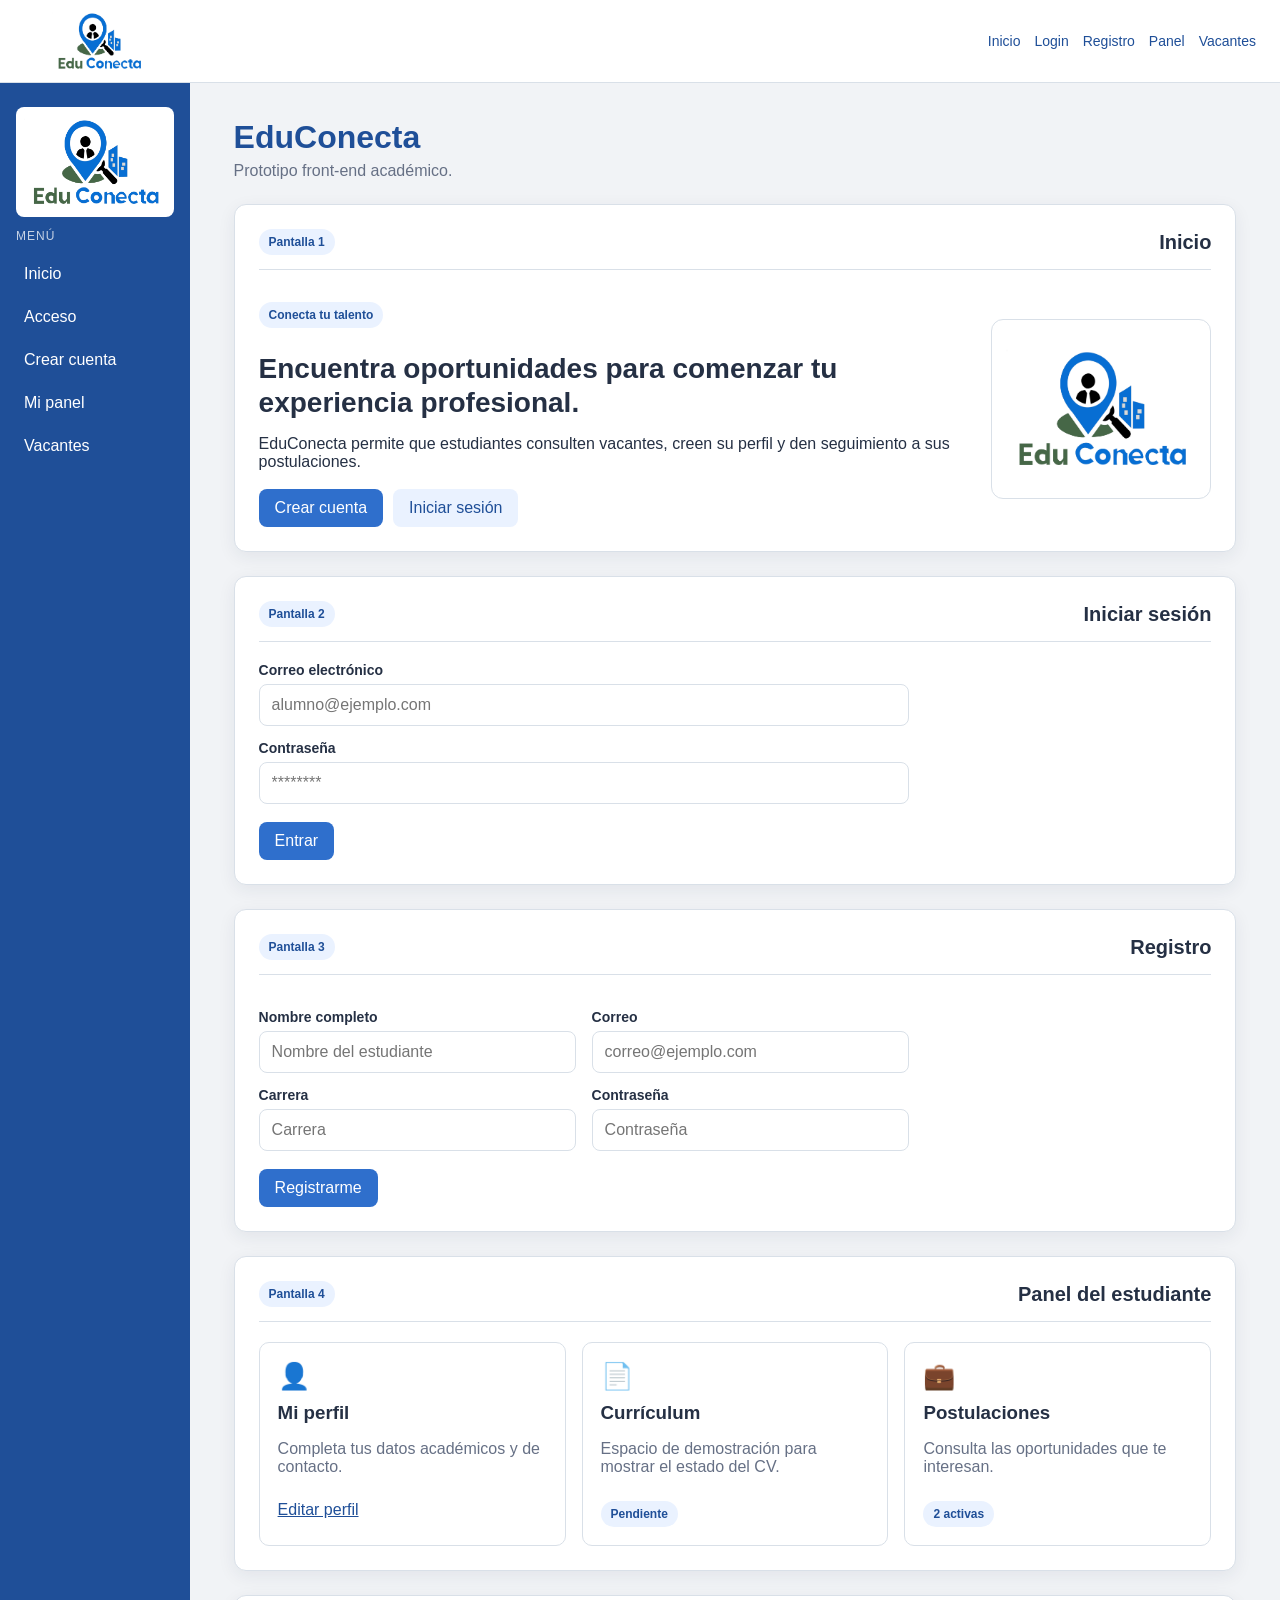
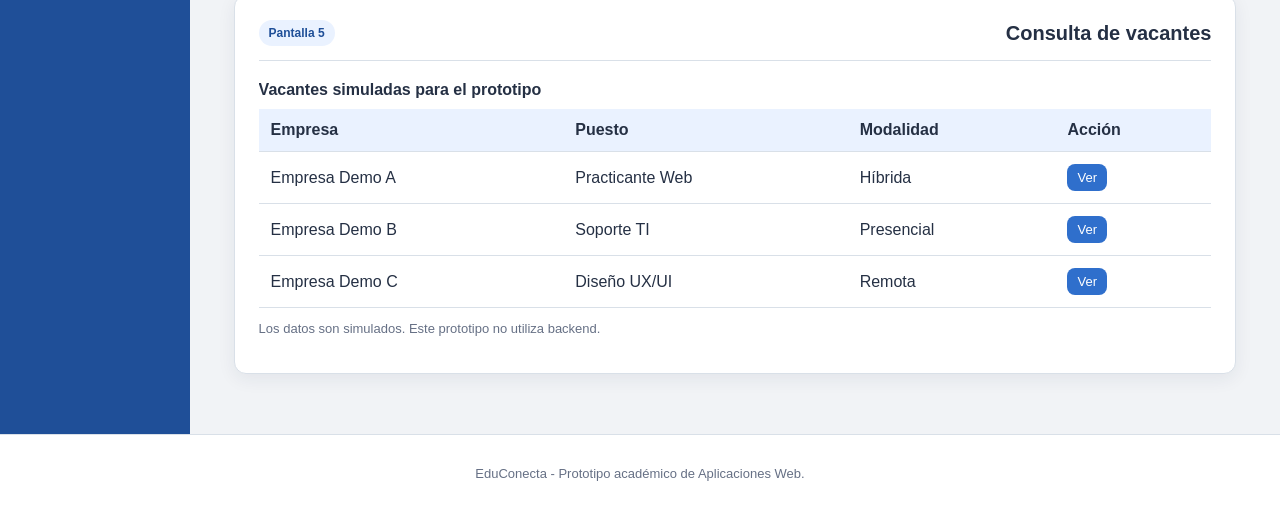
<file: index.html>
<!DOCTYPE html>
<html lang="es">
<head>
    <meta charset="UTF-8">
    <meta name="viewport" content="width=device-width, initial-scale=1.0">
    <meta name="description" content="EduConecta, prototipo académico para conectar estudiantes con oportunidades profesionales.">
    <meta name="keywords" content="EduConecta, estudiantes, vacantes, prácticas, empleo, universidad">
    <title>EduConecta | Prototipo</title>
    <link rel="icon" type="image/png" href="imagenes/icono.png">
    <link rel="stylesheet" href="css/styles.css">
</head>
<body>
    <header class="barra-superior">
        <a class="marca" href="#inicio" aria-label="Ir al inicio">
            <img src="imagenes/logo.png" alt="Logo de EduConecta">
        </a>
        <nav aria-label="Navegación principal">
            <a href="#inicio">Inicio</a>
            <a href="#login">Login</a>
            <a href="#registro">Registro</a>
            <a href="#dashboard">Panel</a>
            <a href="#vacantes">Vacantes</a>
        </nav>
    </header>

    <div class="layout">
        <aside class="menu-lateral" aria-label="Menú lateral">
            <a class="logo-lateral" href="#inicio" aria-label="Ir al inicio">
                <img src="imagenes/logo.png" alt="Logo de EduConecta">
            </a>
            <p class="menu-titulo">Menú</p>
            <a href="#inicio">Inicio</a>
            <a href="#login">Acceso</a>
            <a href="#registro">Crear cuenta</a>
            <a href="#dashboard">Mi panel</a>
            <a href="#vacantes">Vacantes</a>
        </aside>

        <main>
            <h1>EduConecta</h1>
            <p class="subtitulo">Prototipo front-end académico.</p>

            <section id="inicio" class="pantalla">
                <div class="cabecera-pantalla">
                    <span class="numero">Pantalla 1</span>
                    <h2>Inicio</h2>
                </div>
                <div class="hero">
                    <div>
                        <p class="etiqueta">Conecta tu talento</p>
                        <h3>Encuentra oportunidades para comenzar tu experiencia profesional.</h3>
                        <p>EduConecta permite que estudiantes consulten vacantes, creen su perfil y den seguimiento a sus postulaciones.</p>
                        <div class="acciones">
                            <a class="boton" href="#registro">Crear cuenta</a>
                            <a class="boton secundario" href="#login">Iniciar sesión</a>
                        </div>
                    </div>
                    <div class="hero-logo">
                        <img src="imagenes/logo.png" alt="EduConecta, conexión entre estudiantes y oportunidades">
                    </div>
                </div>
            </section>

            <section id="login" class="pantalla">
                <div class="cabecera-pantalla">
                    <span class="numero">Pantalla 2</span>
                    <h2>Iniciar sesión</h2>
                </div>
                <form class="formulario" action="#dashboard">
                    <label for="correo-login">Correo electrónico</label>
                    <input id="correo-login" name="correo-login" type="email" placeholder="alumno@ejemplo.com" required>

                    <label for="password-login">Contraseña</label>
                    <input id="password-login" name="password-login" type="password" placeholder="********" required>

                    <button type="submit">Entrar</button>
                </form>
            </section>

            <section id="registro" class="pantalla">
                <div class="cabecera-pantalla">
                    <span class="numero">Pantalla 3</span>
                    <h2>Registro</h2>
                </div>
                <form class="formulario dos-columnas" action="#dashboard">
                    <div>
                        <label for="nombre">Nombre completo</label>
                        <input id="nombre" name="nombre" type="text" placeholder="Nombre del estudiante" required>
                    </div>
                    <div>
                        <label for="correo-registro">Correo</label>
                        <input id="correo-registro" name="correo-registro" type="email" placeholder="correo@ejemplo.com" required>
                    </div>
                    <div>
                        <label for="carrera">Carrera</label>
                        <input id="carrera" name="carrera" type="text" placeholder="Carrera" required>
                    </div>
                    <div>
                        <label for="password-registro">Contraseña</label>
                        <input id="password-registro" name="password-registro" type="password" placeholder="Contraseña" required>
                    </div>
                    <button type="submit">Registrarme</button>
                </form>
            </section>

            <section id="dashboard" class="pantalla">
                <div class="cabecera-pantalla">
                    <span class="numero">Pantalla 4</span>
                    <h2>Panel del estudiante</h2>
                </div>
                <div class="rejilla-tarjetas">
                    <article class="tarjeta">
                        <span class="icono">👤</span>
                        <h3>Mi perfil</h3>
                        <p>Completa tus datos académicos y de contacto.</p>
                        <a href="#registro">Editar perfil</a>
                    </article>
                    <article class="tarjeta">
                        <span class="icono">📄</span>
                        <h3>Currículum</h3>
                        <p>Espacio de demostración para mostrar el estado del CV.</p>
                        <span class="estado">Pendiente</span>
                    </article>
                    <article class="tarjeta">
                        <span class="icono">💼</span>
                        <h3>Postulaciones</h3>
                        <p>Consulta las oportunidades que te interesan.</p>
                        <span class="estado">2 activas</span>
                    </article>
                </div>
            </section>

            <section id="vacantes" class="pantalla">
                <div class="cabecera-pantalla">
                    <span class="numero">Pantalla 5</span>
                    <h2>Consulta de vacantes</h2>
                </div>
                <div class="tabla-contenedor">
                    <table>
                        <caption>Vacantes simuladas para el prototipo</caption>
                        <thead>
                            <tr>
                                <th>Empresa</th>
                                <th>Puesto</th>
                                <th>Modalidad</th>
                                <th>Acción</th>
                            </tr>
                        </thead>
                        <tbody>
                            <tr>
                                <td>Empresa Demo A</td>
                                <td>Practicante Web</td>
                                <td>Híbrida</td>
                                <td><a class="boton pequeno" href="#dashboard">Ver</a></td>
                            </tr>
                            <tr>
                                <td>Empresa Demo B</td>
                                <td>Soporte TI</td>
                                <td>Presencial</td>
                                <td><a class="boton pequeno" href="#dashboard">Ver</a></td>
                            </tr>
                            <tr>
                                <td>Empresa Demo C</td>
                                <td>Diseño UX/UI</td>
                                <td>Remota</td>
                                <td><a class="boton pequeno" href="#dashboard">Ver</a></td>
                            </tr>
                        </tbody>
                    </table>
                </div>
                <p class="nota">Los datos son simulados. Este prototipo no utiliza backend.</p>
            </section>
        </main>
    </div>

    <footer>
        <p>EduConecta - Prototipo académico de Aplicaciones Web.</p>
    </footer>
</body>
</html>
</file>
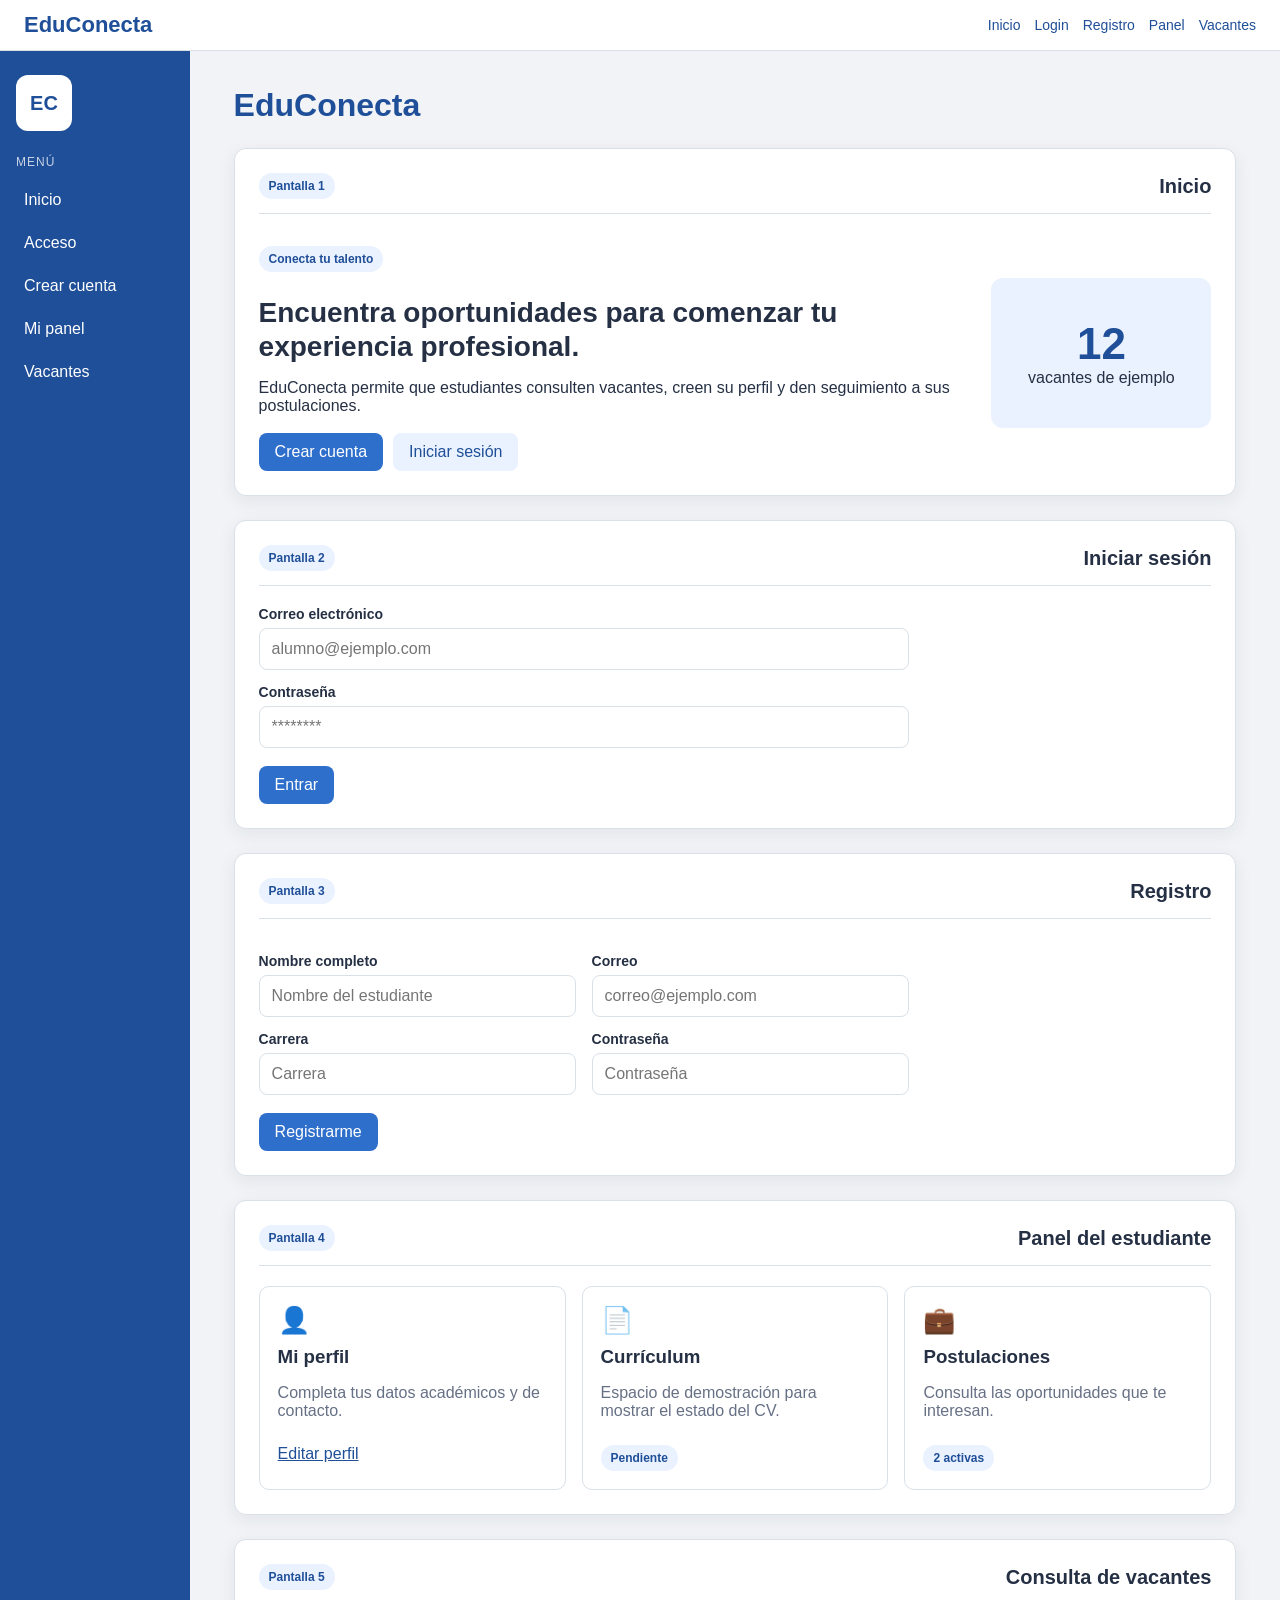
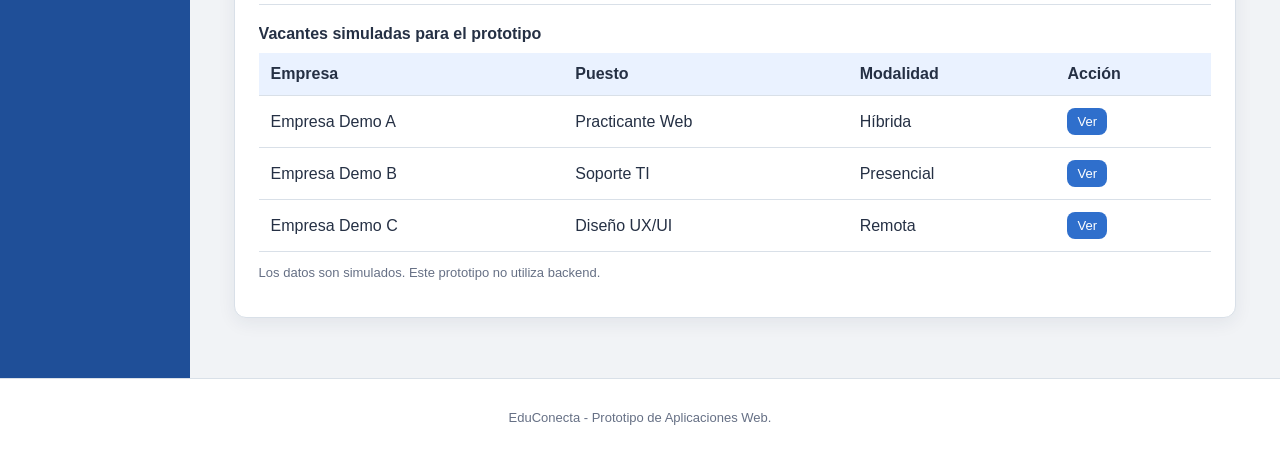
<file: educonecta_minimo/index.html>
<!DOCTYPE html>
<html lang="es">
<head>
    <meta charset="UTF-8">
    <meta name="viewport" content="width=device-width, initial-scale=1.0">
    <meta name="description" content="EduConecta, prototipo académico para conectar estudiantes con oportunidades profesionales.">
    <meta name="keywords" content="EduConecta, estudiantes, vacantes, prácticas, empleo, universidad">
    <title>EduConecta | Prototipo</title>
    <link rel="stylesheet" href="css/styles.css">
</head>
<body>
    <header class="barra-superior">
        <a class="marca" href="#inicio" aria-label="Ir al inicio">EduConecta</a>
        <nav aria-label="Navegación principal">
            <a href="#inicio">Inicio</a>
            <a href="#login">Login</a>
            <a href="#registro">Registro</a>
            <a href="#dashboard">Panel</a>
            <a href="#vacantes">Vacantes</a>
        </nav>
    </header>

    <div class="layout">
        <aside class="menu-lateral" aria-label="Menú lateral">
            <div class="logo-simple">EC</div>
            <p class="menu-titulo">Menú</p>
            <a href="#inicio">Inicio</a>
            <a href="#login">Acceso</a>
            <a href="#registro">Crear cuenta</a>
            <a href="#dashboard">Mi panel</a>
            <a href="#vacantes">Vacantes</a>
        </aside>

        <main>
            <h1>EduConecta</h1>
            

            <section id="inicio" class="pantalla">
                <div class="cabecera-pantalla">
                    <span class="numero">Pantalla 1</span>
                    <h2>Inicio</h2>
                </div>
                <div class="hero">
                    <div>
                        <p class="etiqueta">Conecta tu talento</p>
                        <h3>Encuentra oportunidades para comenzar tu experiencia profesional.</h3>
                        <p>EduConecta permite que estudiantes consulten vacantes, creen su perfil y den seguimiento a sus postulaciones.</p>
                        <div class="acciones">
                            <a class="boton" href="#registro">Crear cuenta</a>
                            <a class="boton secundario" href="#login">Iniciar sesión</a>
                        </div>
                    </div>
                    <div class="tarjeta-dato" aria-label="Resumen de oportunidades">
                        <strong>12</strong>
                        <span>vacantes de ejemplo</span>
                    </div>
                </div>
            </section>

            <section id="login" class="pantalla">
                <div class="cabecera-pantalla">
                    <span class="numero">Pantalla 2</span>
                    <h2>Iniciar sesión</h2>
                </div>
                <form class="formulario" action="#dashboard">
                    <label for="correo-login">Correo electrónico</label>
                    <input id="correo-login" name="correo-login" type="email" placeholder="alumno@ejemplo.com" required>

                    <label for="password-login">Contraseña</label>
                    <input id="password-login" name="password-login" type="password" placeholder="********" required>

                    <button type="submit">Entrar</button>
                </form>
            </section>

            <section id="registro" class="pantalla">
                <div class="cabecera-pantalla">
                    <span class="numero">Pantalla 3</span>
                    <h2>Registro</h2>
                </div>
                <form class="formulario dos-columnas" action="#dashboard">
                    <div>
                        <label for="nombre">Nombre completo</label>
                        <input id="nombre" name="nombre" type="text" placeholder="Nombre del estudiante" required>
                    </div>
                    <div>
                        <label for="correo-registro">Correo</label>
                        <input id="correo-registro" name="correo-registro" type="email" placeholder="correo@ejemplo.com" required>
                    </div>
                    <div>
                        <label for="carrera">Carrera</label>
                        <input id="carrera" name="carrera" type="text" placeholder="Carrera" required>
                    </div>
                    <div>
                        <label for="password-registro">Contraseña</label>
                        <input id="password-registro" name="password-registro" type="password" placeholder="Contraseña" required>
                    </div>
                    <button type="submit">Registrarme</button>
                </form>
            </section>

            <section id="dashboard" class="pantalla">
                <div class="cabecera-pantalla">
                    <span class="numero">Pantalla 4</span>
                    <h2>Panel del estudiante</h2>
                </div>
                <div class="rejilla-tarjetas">
                    <article class="tarjeta">
                        <span class="icono">👤</span>
                        <h3>Mi perfil</h3>
                        <p>Completa tus datos académicos y de contacto.</p>
                        <a href="#registro">Editar perfil</a>
                    </article>
                    <article class="tarjeta">
                        <span class="icono">📄</span>
                        <h3>Currículum</h3>
                        <p>Espacio de demostración para mostrar el estado del CV.</p>
                        <span class="estado">Pendiente</span>
                    </article>
                    <article class="tarjeta">
                        <span class="icono">💼</span>
                        <h3>Postulaciones</h3>
                        <p>Consulta las oportunidades que te interesan.</p>
                        <span class="estado">2 activas</span>
                    </article>
                </div>
            </section>

            <section id="vacantes" class="pantalla">
                <div class="cabecera-pantalla">
                    <span class="numero">Pantalla 5</span>
                    <h2>Consulta de vacantes</h2>
                </div>
                <div class="tabla-contenedor">
                    <table>
                        <caption>Vacantes simuladas para el prototipo</caption>
                        <thead>
                            <tr>
                                <th>Empresa</th>
                                <th>Puesto</th>
                                <th>Modalidad</th>
                                <th>Acción</th>
                            </tr>
                        </thead>
                        <tbody>
                            <tr>
                                <td>Empresa Demo A</td>
                                <td>Practicante Web</td>
                                <td>Híbrida</td>
                                <td><a class="boton pequeno" href="#dashboard">Ver</a></td>
                            </tr>
                            <tr>
                                <td>Empresa Demo B</td>
                                <td>Soporte TI</td>
                                <td>Presencial</td>
                                <td><a class="boton pequeno" href="#dashboard">Ver</a></td>
                            </tr>
                            <tr>
                                <td>Empresa Demo C</td>
                                <td>Diseño UX/UI</td>
                                <td>Remota</td>
                                <td><a class="boton pequeno" href="#dashboard">Ver</a></td>
                            </tr>
                        </tbody>
                    </table>
                </div>
                <p class="nota">Los datos son simulados. Este prototipo no utiliza backend.</p>
            </section>
        </main>
    </div>

    <footer>
        <p>EduConecta - Prototipo  de Aplicaciones Web.</p>
    </footer>
</body>
</html>
</file>
<file: css/styles.css>
:root {
    --azul: #2f6fcc;
    --azul-oscuro: #1f4f98;
    --azul-claro: #eaf2ff;
    --gris-fondo: #f1f3f6;
    --texto: #253044;
    --blanco: #ffffff;
    --borde: #d9e0e8;
    --radio: 12px;
}

* {
    box-sizing: border-box;
}

html {
    scroll-behavior: smooth;
}

body {
    margin: 0;
    font-family: Arial, Helvetica, sans-serif;
    background: var(--gris-fondo);
    color: var(--texto);
}

a {
    color: var(--azul-oscuro);
}

.barra-superior {
    display: flex;
    align-items: center;
    justify-content: space-between;
    gap: 20px;
    padding: 12px 24px;
    background: var(--blanco);
    border-bottom: 1px solid var(--borde);
    position: sticky;
    top: 0;
    z-index: 10;
}

.marca {
    display: inline-flex;
    align-items: center;
    text-decoration: none;
}

.marca img {
    width: 150px;
    height: 58px;
    object-fit: contain;
}

.barra-superior nav {
    display: flex;
    gap: 14px;
    flex-wrap: wrap;
}

.barra-superior nav a {
    text-decoration: none;
    font-size: 14px;
}

.layout {
    display: grid;
    grid-template-columns: 190px 1fr;
    min-height: calc(100vh - 55px);
}

.menu-lateral {
    background: var(--azul-oscuro);
    color: var(--blanco);
    padding: 24px 16px;
}

.logo-lateral {
    display: block;
    background: var(--blanco);
    border-radius: 10px;
    padding: 6px;
    margin-bottom: 24px;
}

.logo-lateral img {
    display: block;
    width: 100%;
    height: 90px;
    object-fit: contain;
}

.menu-titulo {
    font-size: 12px;
    text-transform: uppercase;
    letter-spacing: 1px;
    opacity: .75;
}

.menu-lateral a {
    display: block;
    padding: 10px 8px;
    color: var(--blanco);
    text-decoration: none;
    border-radius: 8px;
    margin-bottom: 5px;
}

.menu-lateral a:hover,
.menu-lateral a:focus {
    background: rgba(255,255,255,.14);
}

main {
    width: min(1050px, 92%);
    margin: 0 auto;
    padding: 36px 0 60px;
}

h1 {
    margin: 0;
    color: var(--azul-oscuro);
}

.subtitulo {
    margin-top: 6px;
    color: #667085;
}

.pantalla {
    scroll-margin-top: 80px;
    background: var(--blanco);
    border: 1px solid var(--borde);
    border-radius: var(--radio);
    padding: 24px;
    margin-top: 24px;
    box-shadow: 0 5px 18px rgba(25, 45, 75, .07);
}

.cabecera-pantalla {
    display: flex;
    align-items: center;
    justify-content: space-between;
    gap: 15px;
    padding-bottom: 14px;
    border-bottom: 1px solid var(--borde);
    margin-bottom: 20px;
}

.cabecera-pantalla h2 {
    margin: 0;
    font-size: 20px;
}

.numero,
.etiqueta,
.estado {
    display: inline-block;
    background: var(--azul-claro);
    color: var(--azul-oscuro);
    border-radius: 999px;
    padding: 6px 10px;
    font-size: 12px;
    font-weight: bold;
}

.hero {
    display: grid;
    grid-template-columns: 1fr 220px;
    gap: 24px;
    align-items: center;
}

.hero h3 {
    font-size: 28px;
    line-height: 1.2;
    margin: 12px 0;
}

.acciones {
    display: flex;
    gap: 10px;
    flex-wrap: wrap;
    margin-top: 18px;
}

.boton,
button {
    display: inline-block;
    border: 0;
    border-radius: 8px;
    padding: 10px 16px;
    background: var(--azul);
    color: var(--blanco);
    text-decoration: none;
    cursor: pointer;
    font: inherit;
}

.boton.secundario {
    background: var(--azul-claro);
    color: var(--azul-oscuro);
}

.boton.pequeno {
    padding: 6px 10px;
    font-size: 13px;
}

.hero-logo {
    min-height: 180px;
    border-radius: var(--radio);
    background: var(--blanco);
    border: 1px solid var(--borde);
    display: flex;
    align-items: center;
    justify-content: center;
    padding: 14px;
}

.hero-logo img {
    display: block;
    width: 100%;
    max-height: 170px;
    object-fit: contain;
}

.formulario {
    max-width: 650px;
}

.formulario label {
    display: block;
    font-weight: bold;
    font-size: 14px;
    margin: 14px 0 6px;
}

.formulario input {
    width: 100%;
    border: 1px solid var(--borde);
    border-radius: 8px;
    padding: 11px 12px;
    font: inherit;
}

.formulario input:focus {
    outline: 2px solid #a8c8ff;
    border-color: var(--azul);
}

.formulario button {
    margin-top: 18px;
}

.dos-columnas {
    display: grid;
    grid-template-columns: 1fr 1fr;
    gap: 0 16px;
}

.dos-columnas button {
    grid-column: 1 / -1;
    width: max-content;
}

.rejilla-tarjetas {
    display: grid;
    grid-template-columns: repeat(3, 1fr);
    gap: 16px;
}

.tarjeta {
    border: 1px solid var(--borde);
    border-radius: 10px;
    padding: 18px;
}

.tarjeta h3 {
    margin: 10px 0 6px;
}

.tarjeta p {
    color: #667085;
    min-height: 45px;
}

.icono {
    font-size: 26px;
}

.tabla-contenedor {
    overflow-x: auto;
}

table {
    width: 100%;
    border-collapse: collapse;
}

caption {
    text-align: left;
    font-weight: bold;
    margin-bottom: 10px;
}

th,
td {
    padding: 12px;
    border-bottom: 1px solid var(--borde);
    text-align: left;
}

th {
    background: var(--azul-claro);
}

.nota {
    color: #667085;
    font-size: 13px;
}

footer {
    background: var(--blanco);
    border-top: 1px solid var(--borde);
    text-align: center;
    padding: 18px;
    font-size: 13px;
    color: #667085;
}

@media (max-width: 800px) {
    .barra-superior {
        align-items: flex-start;
        flex-direction: column;
    }

    .layout {
        display: block;
    }

    .menu-lateral {
        display: flex;
        align-items: center;
        gap: 8px;
        overflow-x: auto;
        padding: 10px 14px;
    }

    .logo-lateral,
    .menu-titulo {
        display: none;
    }

    .menu-lateral a {
        white-space: nowrap;
        margin: 0;
    }

    .hero,
    .rejilla-tarjetas,
    .dos-columnas {
        grid-template-columns: 1fr;
    }

    .dos-columnas button {
        grid-column: auto;
    }
}

@media (max-width: 520px) {
    .barra-superior nav {
        gap: 8px;
    }

    main {
        width: 94%;
        padding-top: 22px;
    }

    .pantalla {
        padding: 16px;
    }

    .cabecera-pantalla {
        align-items: flex-start;
        flex-direction: column;
    }

    .hero h3 {
        font-size: 22px;
    }

    th,
    td {
        padding: 9px;
        font-size: 13px;
    }
}
</file>
<file: educonecta_minimo/css/styles.css>
:root {
    --azul: #2f6fcc;
    --azul-oscuro: #1f4f98;
    --azul-claro: #eaf2ff;
    --gris-fondo: #f1f3f6;
    --texto: #253044;
    --blanco: #ffffff;
    --borde: #d9e0e8;
    --radio: 12px;
}

* {
    box-sizing: border-box;
}

html {
    scroll-behavior: smooth;
}

body {
    margin: 0;
    font-family: Arial, Helvetica, sans-serif;
    background: var(--gris-fondo);
    color: var(--texto);
}

a {
    color: var(--azul-oscuro);
}

.barra-superior {
    display: flex;
    align-items: center;
    justify-content: space-between;
    gap: 20px;
    padding: 12px 24px;
    background: var(--blanco);
    border-bottom: 1px solid var(--borde);
    position: sticky;
    top: 0;
    z-index: 10;
}

.marca {
    font-size: 22px;
    font-weight: bold;
    text-decoration: none;
    color: var(--azul-oscuro);
}

.barra-superior nav {
    display: flex;
    gap: 14px;
    flex-wrap: wrap;
}

.barra-superior nav a {
    text-decoration: none;
    font-size: 14px;
}

.layout {
    display: grid;
    grid-template-columns: 190px 1fr;
    min-height: calc(100vh - 55px);
}

.menu-lateral {
    background: var(--azul-oscuro);
    color: var(--blanco);
    padding: 24px 16px;
}

.logo-simple {
    width: 56px;
    height: 56px;
    border-radius: 12px;
    display: grid;
    place-items: center;
    background: var(--blanco);
    color: var(--azul-oscuro);
    font-weight: bold;
    font-size: 20px;
    margin-bottom: 24px;
}

.menu-titulo {
    font-size: 12px;
    text-transform: uppercase;
    letter-spacing: 1px;
    opacity: .75;
}

.menu-lateral a {
    display: block;
    padding: 10px 8px;
    color: var(--blanco);
    text-decoration: none;
    border-radius: 8px;
    margin-bottom: 5px;
}

.menu-lateral a:hover,
.menu-lateral a:focus {
    background: rgba(255,255,255,.14);
}

main {
    width: min(1050px, 92%);
    margin: 0 auto;
    padding: 36px 0 60px;
}

h1 {
    margin: 0;
    color: var(--azul-oscuro);
}

.subtitulo {
    margin-top: 6px;
    color: #667085;
}

.pantalla {
    scroll-margin-top: 80px;
    background: var(--blanco);
    border: 1px solid var(--borde);
    border-radius: var(--radio);
    padding: 24px;
    margin-top: 24px;
    box-shadow: 0 5px 18px rgba(25, 45, 75, .07);
}

.cabecera-pantalla {
    display: flex;
    align-items: center;
    justify-content: space-between;
    gap: 15px;
    padding-bottom: 14px;
    border-bottom: 1px solid var(--borde);
    margin-bottom: 20px;
}

.cabecera-pantalla h2 {
    margin: 0;
    font-size: 20px;
}

.numero,
.etiqueta,
.estado {
    display: inline-block;
    background: var(--azul-claro);
    color: var(--azul-oscuro);
    border-radius: 999px;
    padding: 6px 10px;
    font-size: 12px;
    font-weight: bold;
}

.hero {
    display: grid;
    grid-template-columns: 1fr 220px;
    gap: 24px;
    align-items: center;
}

.hero h3 {
    font-size: 28px;
    line-height: 1.2;
    margin: 12px 0;
}

.acciones {
    display: flex;
    gap: 10px;
    flex-wrap: wrap;
    margin-top: 18px;
}

.boton,
button {
    display: inline-block;
    border: 0;
    border-radius: 8px;
    padding: 10px 16px;
    background: var(--azul);
    color: var(--blanco);
    text-decoration: none;
    cursor: pointer;
    font: inherit;
}

.boton.secundario {
    background: var(--azul-claro);
    color: var(--azul-oscuro);
}

.boton.pequeno {
    padding: 6px 10px;
    font-size: 13px;
}

.tarjeta-dato {
    min-height: 150px;
    border-radius: var(--radio);
    background: var(--azul-claro);
    display: flex;
    flex-direction: column;
    justify-content: center;
    align-items: center;
    text-align: center;
}

.tarjeta-dato strong {
    font-size: 44px;
    color: var(--azul-oscuro);
}

.formulario {
    max-width: 650px;
}

.formulario label {
    display: block;
    font-weight: bold;
    font-size: 14px;
    margin: 14px 0 6px;
}

.formulario input {
    width: 100%;
    border: 1px solid var(--borde);
    border-radius: 8px;
    padding: 11px 12px;
    font: inherit;
}

.formulario input:focus {
    outline: 2px solid #a8c8ff;
    border-color: var(--azul);
}

.formulario button {
    margin-top: 18px;
}

.dos-columnas {
    display: grid;
    grid-template-columns: 1fr 1fr;
    gap: 0 16px;
}

.dos-columnas button {
    grid-column: 1 / -1;
    width: max-content;
}

.rejilla-tarjetas {
    display: grid;
    grid-template-columns: repeat(3, 1fr);
    gap: 16px;
}

.tarjeta {
    border: 1px solid var(--borde);
    border-radius: 10px;
    padding: 18px;
}

.tarjeta h3 {
    margin: 10px 0 6px;
}

.tarjeta p {
    color: #667085;
    min-height: 45px;
}

.icono {
    font-size: 26px;
}

.tabla-contenedor {
    overflow-x: auto;
}

table {
    width: 100%;
    border-collapse: collapse;
}

caption {
    text-align: left;
    font-weight: bold;
    margin-bottom: 10px;
}

th,
td {
    padding: 12px;
    border-bottom: 1px solid var(--borde);
    text-align: left;
}

th {
    background: var(--azul-claro);
}

.nota {
    color: #667085;
    font-size: 13px;
}

footer {
    background: var(--blanco);
    border-top: 1px solid var(--borde);
    text-align: center;
    padding: 18px;
    font-size: 13px;
    color: #667085;
}

@media (max-width: 800px) {
    .barra-superior {
        align-items: flex-start;
        flex-direction: column;
    }

    .layout {
        display: block;
    }

    .menu-lateral {
        display: flex;
        align-items: center;
        gap: 8px;
        overflow-x: auto;
        padding: 10px 14px;
    }

    .logo-simple,
    .menu-titulo {
        display: none;
    }

    .menu-lateral a {
        white-space: nowrap;
        margin: 0;
    }

    .hero,
    .rejilla-tarjetas,
    .dos-columnas {
        grid-template-columns: 1fr;
    }

    .dos-columnas button {
        grid-column: auto;
    }
}

@media (max-width: 520px) {
    .barra-superior nav {
        gap: 8px;
    }

    main {
        width: 94%;
        padding-top: 22px;
    }

    .pantalla {
        padding: 16px;
    }

    .cabecera-pantalla {
        align-items: flex-start;
        flex-direction: column;
    }

    .hero h3 {
        font-size: 22px;
    }

    th,
    td {
        padding: 9px;
        font-size: 13px;
    }
}
</file>
